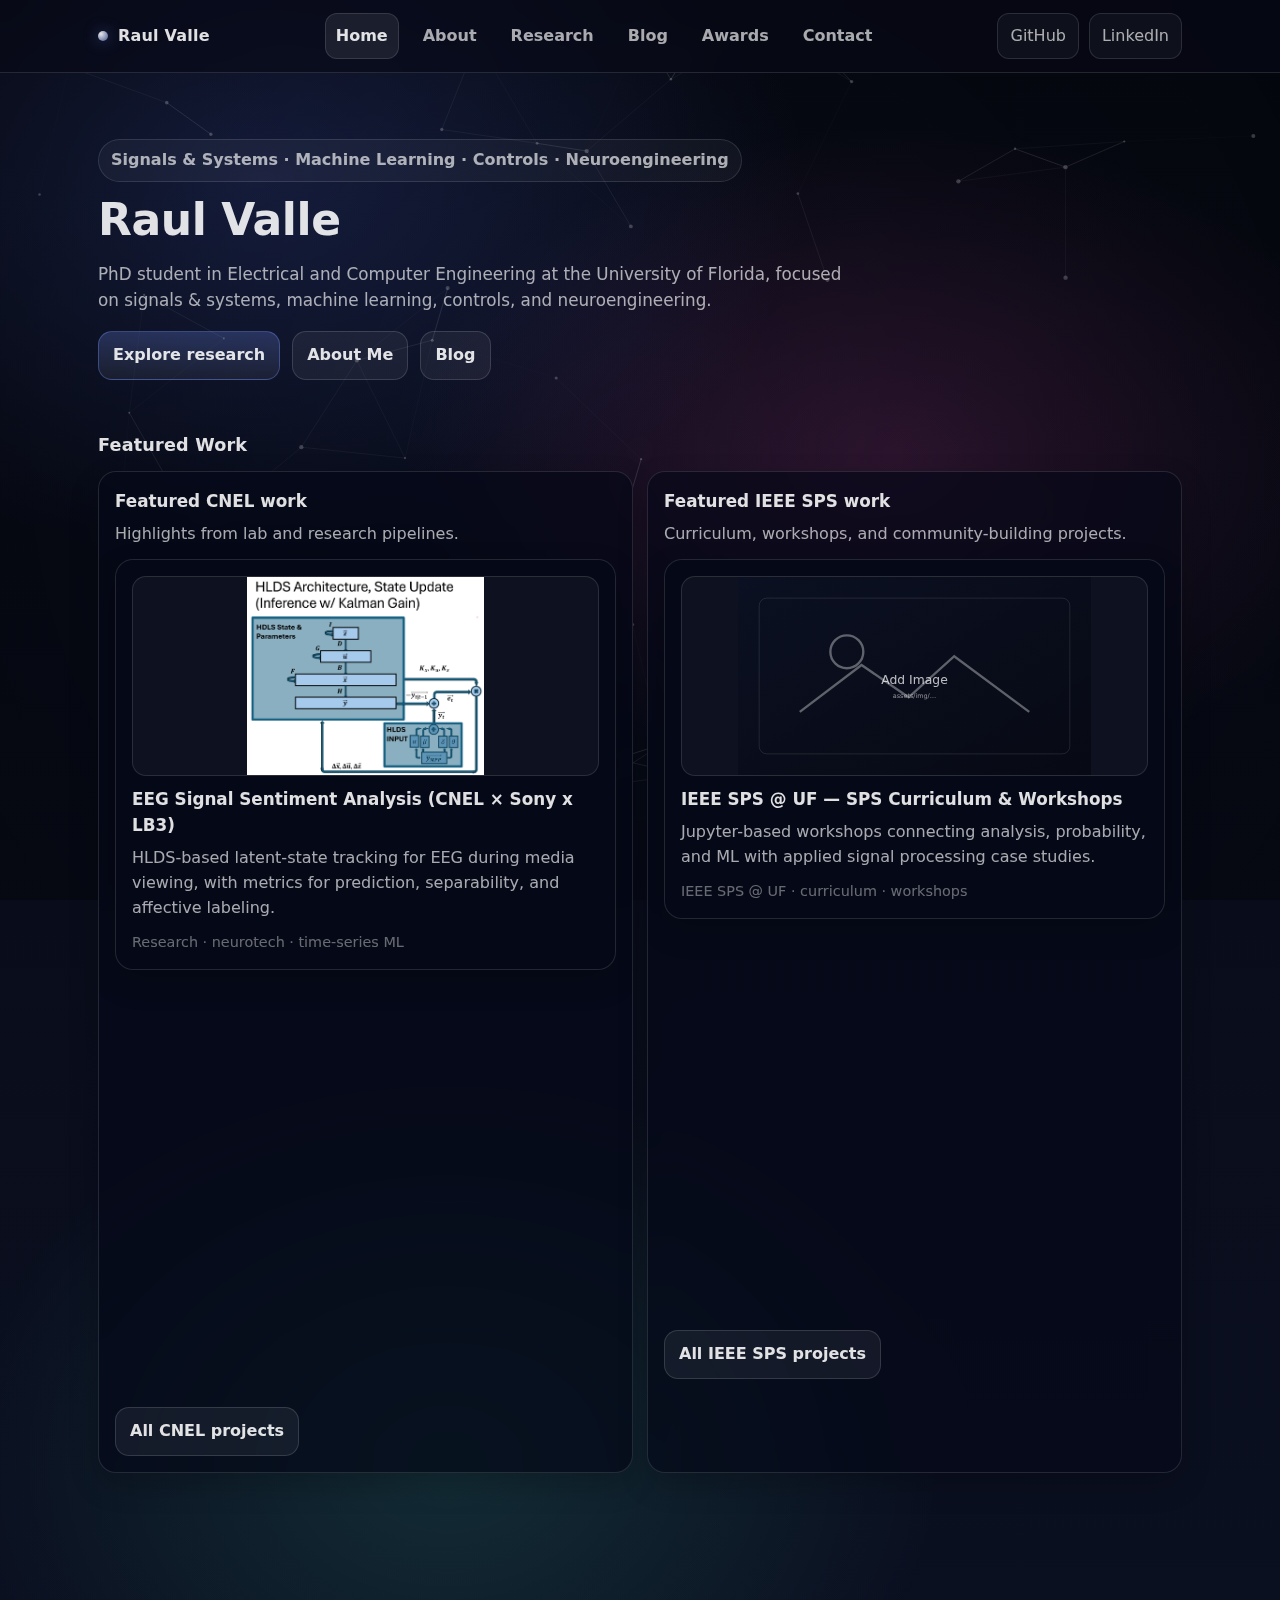
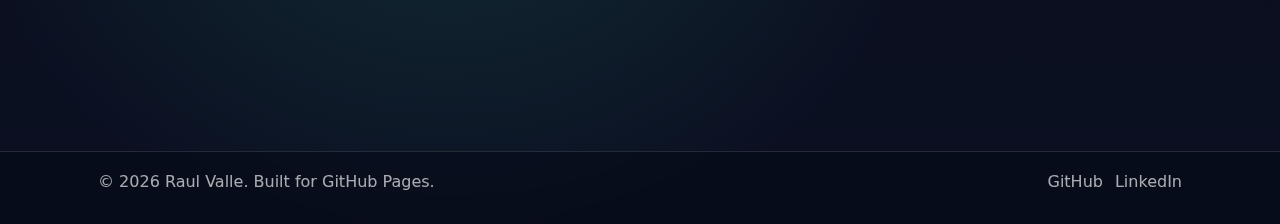
<file: index.html>
<!DOCTYPE html>
<html lang="en">
<head>
  <meta charset="utf-8" />
  <meta name="viewport" content="width=device-width,initial-scale=1" />
  <title>Home · Raul Valle</title>
  <meta name="description" content="Home page." />
  <link rel="stylesheet" href="assets/css/styles.css" />
</head>
<body>
  <canvas id="bg-canvas" aria-hidden="true"></canvas>
  <div id="site-nav"></div>

  <main id="main">
    <div class="container">
      <section class="page-hero reveal">
  <div class="kicker">Signals & Systems · Machine Learning · Controls · Neuroengineering</div>
  <h1 class="h1">Raul Valle</h1>
  <p class="lead">PhD student in Electrical and Computer Engineering at the University of Florida, focused on signals & systems, machine learning, controls, and neuroengineering.</p>
  <div class="cta-row">
    <a class="btn primary" href="research.html">Explore research</a>
    <a class="btn" href="about.html">About Me</a>
    <a class="btn" href="blog.html">Blog</a>
  </div>
</section>

<h2 class="section-title reveal">Featured Work</h2>

<div class="grid two" style="margin-top:12px;">
  <div class="card reveal">
    <h3>Featured CNEL work</h3>
    <p>Highlights from lab and research pipelines.</p>
    <div id="home-featured-cnel" class="grid" style="margin-top:12px;"></div>
    <div class="cta-row" style="margin-top:12px;">
      <a class="btn" href="research-cnel.html">All CNEL projects</a>
    </div>
  </div>

  <div class="card reveal">
    <h3>Featured IEEE SPS work</h3>
    <p>Curriculum, workshops, and community-building projects.</p>
    <div id="home-featured-sps" class="grid" style="margin-top:12px;"></div>
    <div class="cta-row" style="margin-top:12px;">
      <a class="btn" href="research-sps.html">All IEEE SPS projects</a>
    </div>
  </div>
</div>

<h2 class="section-title reveal">Latest writing</h2>
<p class="section-subtitle reveal">Expandable posts (single page).</p>
<div id="home-latest-post" class="grid" style="gap:14px;"></div>
    </div>
  </main>

  <div id="site-footer"></div>

  <script src="assets/js/background.js"></script>
  <script src="assets/js/site.js"></script>
  <script src="assets/js/render.js"></script>
<script>
  // Home: show featured cards (top 3 featured items per list) + latest blog post
  (async () => {
    try {
      SiteRender.renderHomeFeatured({ mountId: 'home-featured-cnel', dataUrl: 'data/cnel_projects.json', limit: 2 });
      SiteRender.renderHomeFeatured({ mountId: 'home-featured-sps', dataUrl: 'data/sps_projects.json', limit: 2 });

      // Render latest blog post only
      const mount = document.getElementById('home-latest-post');
      const res = await fetch('data/blog.json', { cache: 'no-cache' });
      const data = await res.json();
      const items = (data.items || []);
      if (!items.length) return;
      const it = items[0];
      mount.innerHTML = '';
      const d = document.createElement('details');
      d.className = 'post reveal';

      const s = document.createElement('summary');
      const header = document.createElement('div');
      header.className = 'post-header';

      if (it.img) {
        const img = document.createElement('img');
        img.className = 'post-img';
        img.src = it.img;
        img.alt = it.imgAlt || it.title || '';
        img.loading = 'lazy';
        img.decoding = 'async';
        img.addEventListener('error', () => {
          if (img.src && !img.src.includes('assets/img/placeholder.svg')) img.src = 'assets/img/placeholder.svg';
        });
        header.appendChild(img);
      }

      const t = document.createElement('div');
      t.className = 'post-text';
      t.innerHTML = `<div class="post-title">${it.title || 'Untitled'}</div>
                     <div class="post-meta">${(it.date||'')}${it.tag ? ' · ' + it.tag : ''}</div>
                     <div class="post-summary">${it.summary || ''}</div>`;
      header.appendChild(t);
      s.appendChild(header);
      d.appendChild(s);
      const c = document.createElement('div');
      c.className = 'post-content';
      c.textContent = it.content || '';
      d.appendChild(c);
      mount.appendChild(d);
    } catch (e) {
      console.warn(e);
    }
  })();
</script>
</body>
</html>
</file>
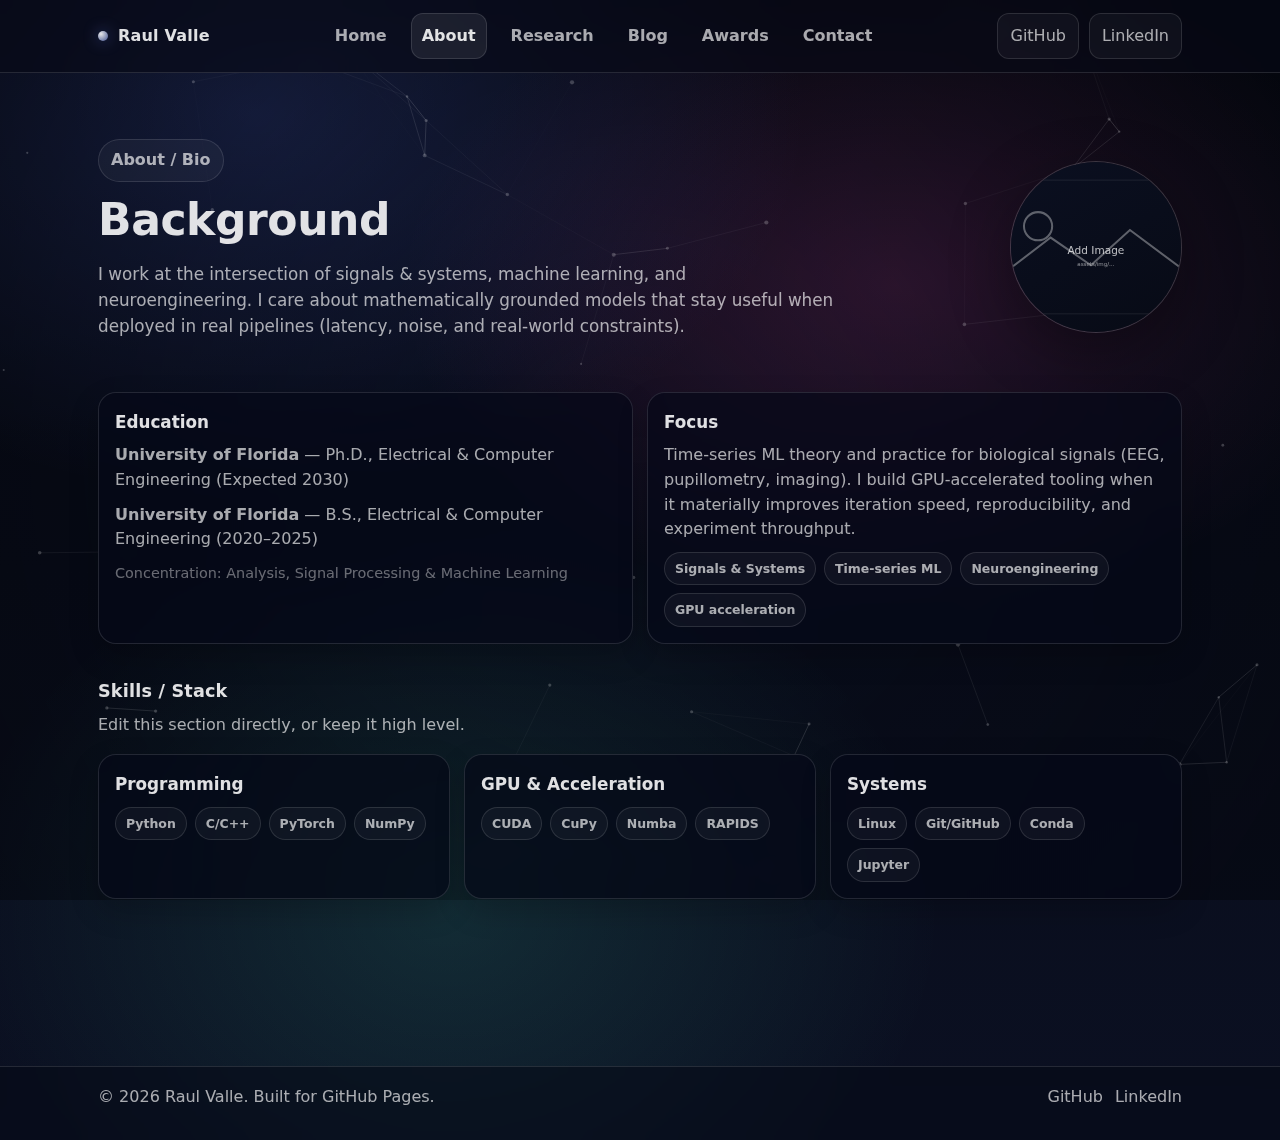
<file: about.html>
<!DOCTYPE html>
<html lang="en">
<head>
  <meta charset="utf-8" />
  <meta name="viewport" content="width=device-width,initial-scale=1" />
  <title>About · Raul Valle</title>
  <meta name="description" content="About and bio." />
  <link rel="stylesheet" href="assets/css/styles.css" />
</head>
<body>
  <canvas id="bg-canvas" aria-hidden="true"></canvas>
  <div id="site-nav"></div>

  <main id="main">
    <div class="container">
      <section class="page-hero hero-split reveal">
  <div>
    <div class="kicker">About / Bio</div>
    <h1 class="h1">Background</h1>
    <p class="lead">I work at the intersection of signals & systems, machine learning, and neuroengineering. I care about mathematically grounded models that stay useful when deployed in real pipelines (latency, noise, and real-world constraints).</p>
  </div>

  <!-- Replace this placeholder with a real headshot (e.g., assets/img/me.jpg). -->
  <img class="portrait" src="assets/img/placeholder.svg" alt="Portrait of Raul Valle" loading="lazy" decoding="async" />
</section>

<div class="grid two" style="margin-top:18px;">
  <article class="card reveal">
    <h3>Education</h3>
    <p><strong>University of Florida</strong> — Ph.D., Electrical & Computer Engineering (Expected 2030)</p>
    <p style="margin-top:10px;"><strong>University of Florida</strong> — B.S., Electrical & Computer Engineering (2020–2025)</p>
    <div class="meta">Concentration: Analysis, Signal Processing & Machine Learning</div>
  </article>

  <article class="card reveal">
    <h3>Focus</h3>
    <p>Time-series ML theory and practice for biological signals (EEG, pupillometry, imaging). I build GPU-accelerated tooling when it materially improves iteration speed, reproducibility, and experiment throughput.</p>
    <div class="pill-row">
      <span class="pill">Signals & Systems</span>
      <span class="pill">Time-series ML</span>
      <span class="pill">Neuroengineering</span>
      <span class="pill">GPU acceleration</span>
    </div>
  </article>
</div>

<h2 class="section-title reveal">Skills / Stack</h2>
<p class="section-subtitle reveal">Edit this section directly, or keep it high level.</p>

<div class="grid three">
  <article class="card reveal">
    <h3>Programming</h3>
    <div class="pill-row">
      <span class="pill">Python</span>
      <span class="pill">C/C++</span>
      <span class="pill">PyTorch</span>
      <span class="pill">NumPy</span>
    </div>
  </article>
  <article class="card reveal">
    <h3>GPU & Acceleration</h3>
    <div class="pill-row">
      <span class="pill">CUDA</span>
      <span class="pill">CuPy</span>
      <span class="pill">Numba</span>
      <span class="pill">RAPIDS</span>
    </div>
  </article>
  <article class="card reveal">
    <h3>Systems</h3>
    <div class="pill-row">
      <span class="pill">Linux</span>
      <span class="pill">Git/GitHub</span>
      <span class="pill">Conda</span>
      <span class="pill">Jupyter</span>
    </div>
  </article>
</div>

<div class="notice reveal" style="margin-top:16px;">
  Tip: if you want this page to be fully data-driven too, I can move Education/Skills into JSON the same way the research and blog pages work.
</div>
    </div>
  </main>

  <div id="site-footer"></div>

  <script src="assets/js/background.js"></script>
  <script src="assets/js/site.js"></script>
  
</body>
</html>
</file>
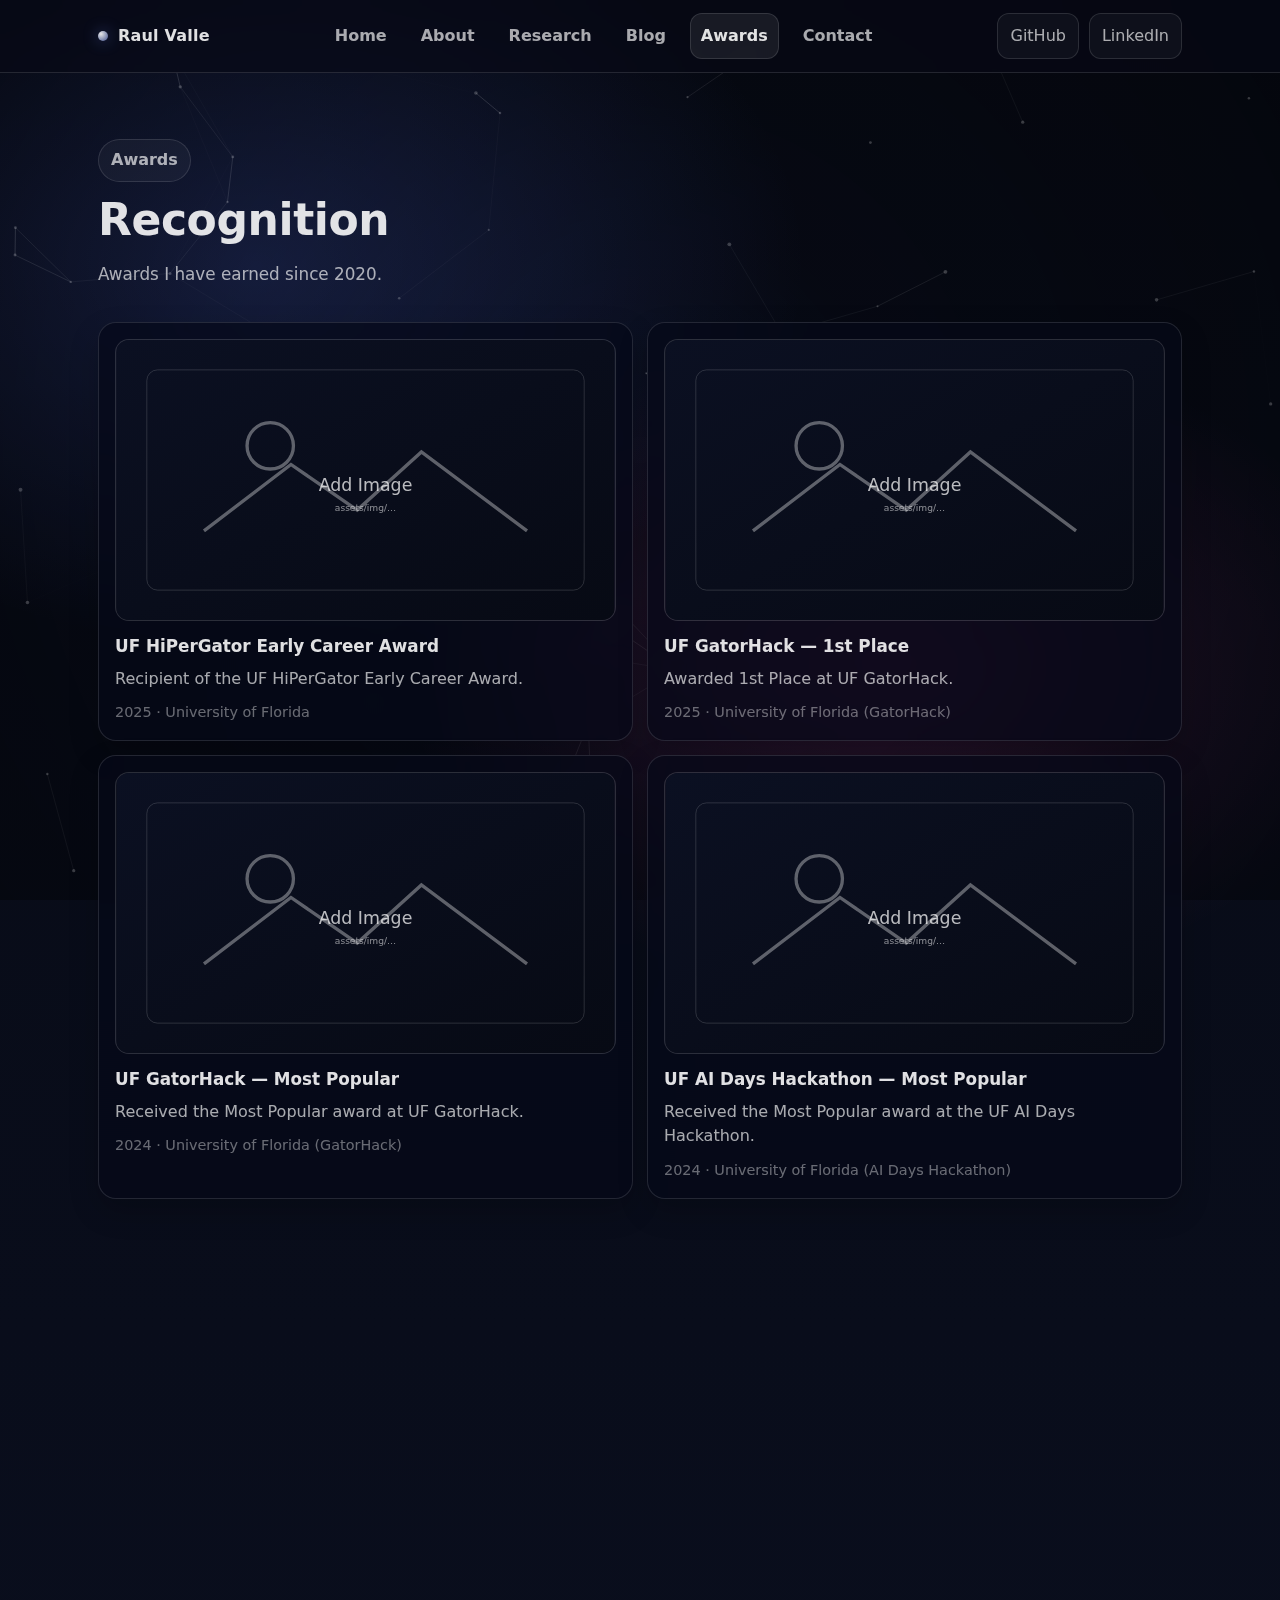
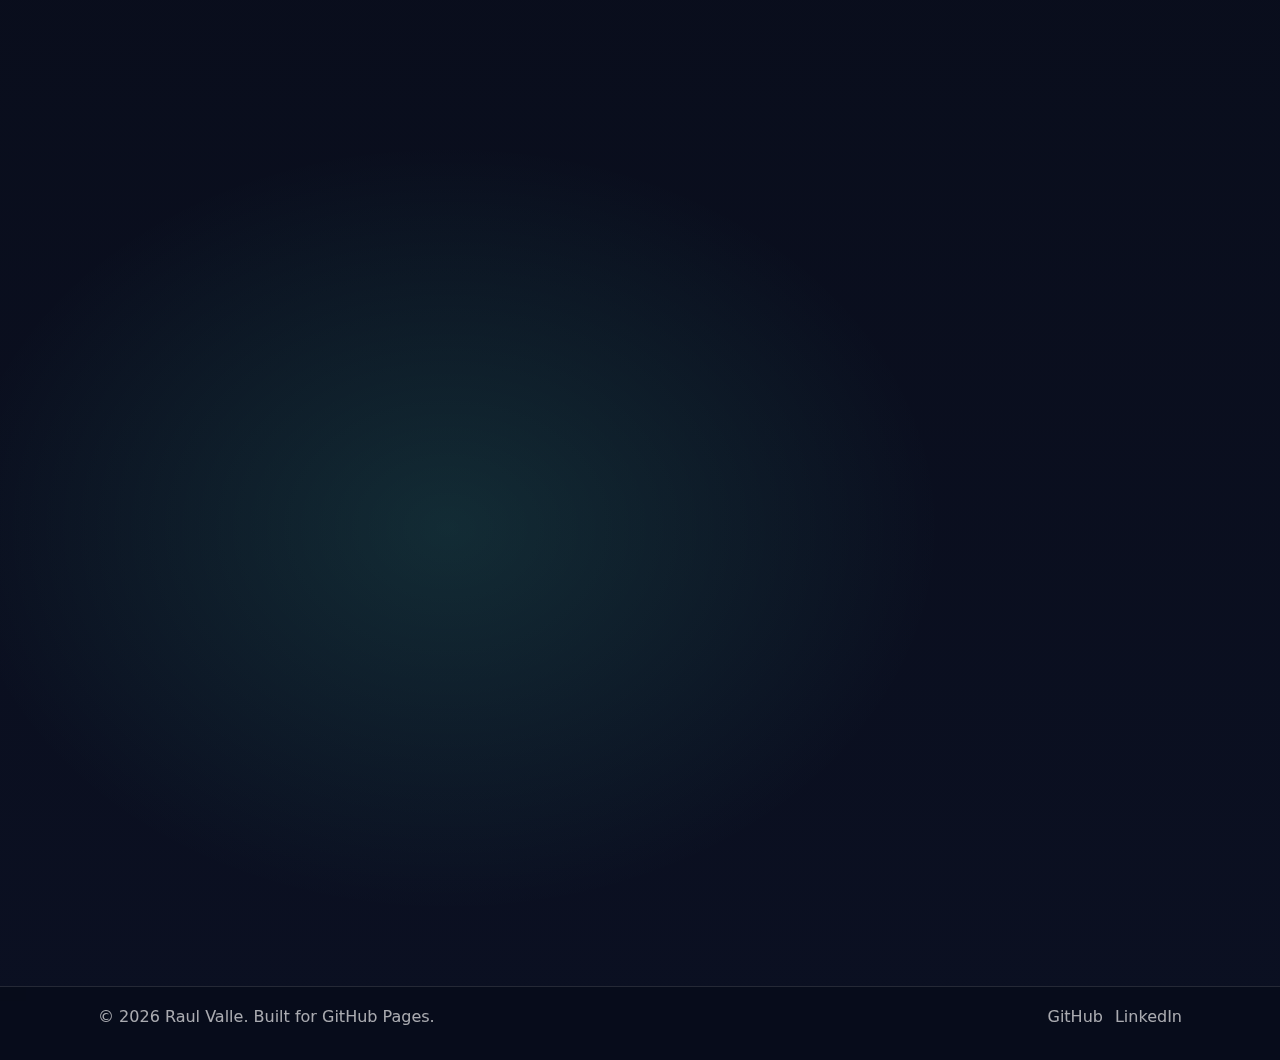
<file: awards.html>
<!DOCTYPE html>
<html lang="en">
<head>
  <meta charset="utf-8" />
  <meta name="viewport" content="width=device-width,initial-scale=1" />
  <title>Awards · Raul Valle</title>
  <meta name="description" content="Awards." />
  <link rel="stylesheet" href="assets/css/styles.css" />
</head>
<body>
  <canvas id="bg-canvas" aria-hidden="true"></canvas>
  <div id="site-nav"></div>

  <main id="main">
    <div class="container">
      <section class="page-hero reveal">
  <div class="kicker">Awards</div>
  <h1 class="h1">Recognition</h1>
  <p class="lead">Awards I have earned since 2020.</p>
</section>

<section>
  <div id="awards-mount" class="grid two" style="gap:14px;"></div>
  <noscript>
    <div class="notice">Enable JavaScript to load awards.</div>
  </noscript>
</section>
    </div>
  </main>

  <div id="site-footer"></div>

  <script src="assets/js/background.js"></script>
  <script src="assets/js/site.js"></script>
  <script src="assets/js/render.js"></script>
<script>
  SiteRender.renderAwards({ mountId: 'awards-mount', dataUrl: 'data/awards.json' });
</script>
</body>
</html>
</file>
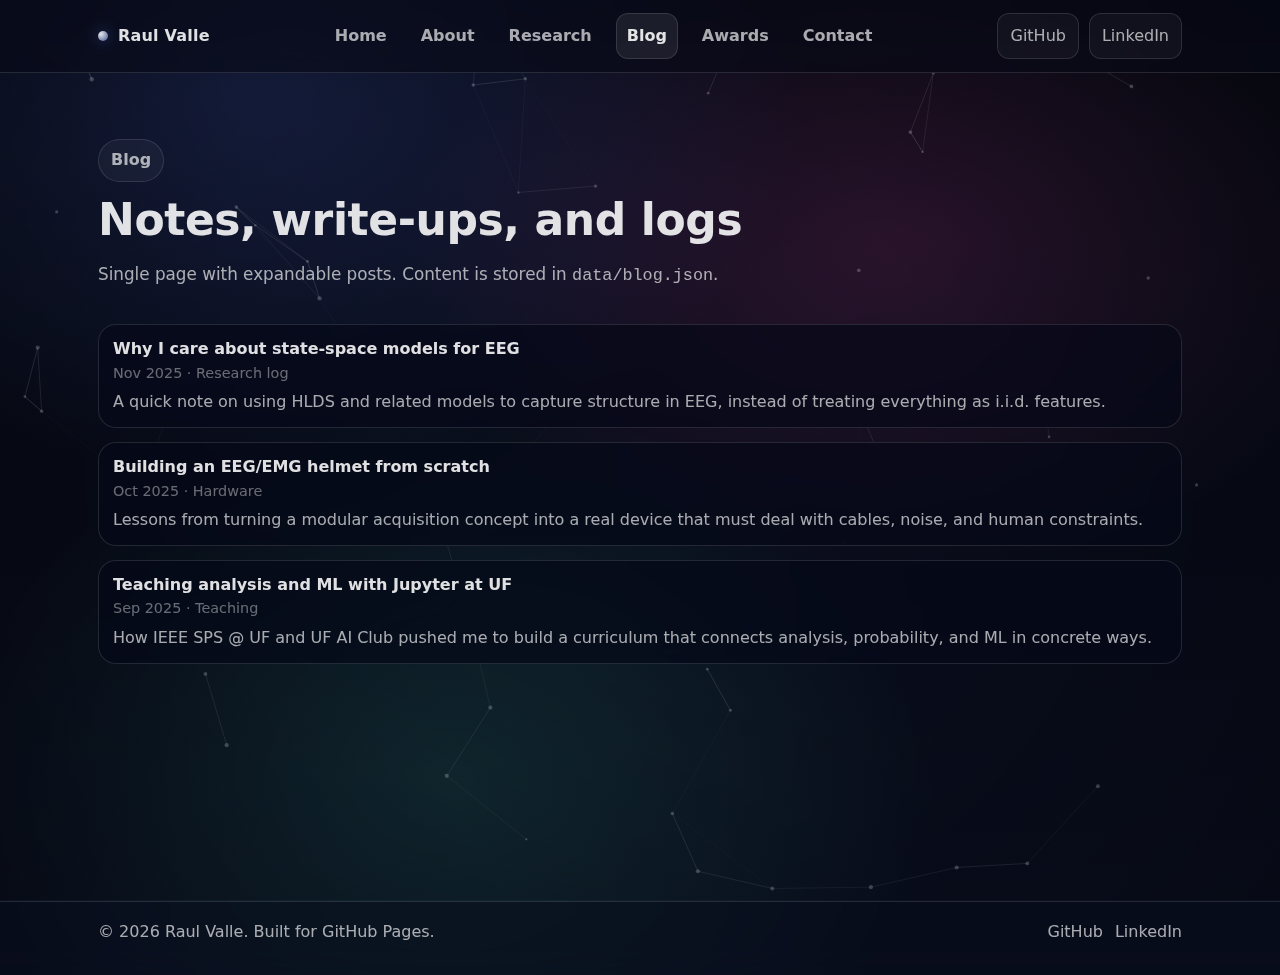
<file: blog.html>
<!DOCTYPE html>
<html lang="en">
<head>
  <meta charset="utf-8" />
  <meta name="viewport" content="width=device-width,initial-scale=1" />
  <title>Blog · Raul Valle</title>
  <meta name="description" content="Blog." />
  <link rel="stylesheet" href="assets/css/styles.css" />
</head>
<body>
  <canvas id="bg-canvas" aria-hidden="true"></canvas>
  <div id="site-nav"></div>

  <main id="main">
    <div class="container">
      <section class="page-hero reveal">
  <div class="kicker">Blog</div>
  <h1 class="h1">Notes, write-ups, and logs</h1>
  <p class="lead">Single page with expandable posts. Content is stored in <code>data/blog.json</code>.</p>
</section>

<section>
  <div id="blog-mount" class="grid" style="gap:14px;"></div>
  <noscript>
    <div class="notice">Enable JavaScript to load the blog posts.</div>
  </noscript>
</section>
    </div>
  </main>

  <div id="site-footer"></div>

  <script src="assets/js/background.js"></script>
  <script src="assets/js/site.js"></script>
  <script src="assets/js/render.js"></script>
<script>
  SiteRender.renderBlog({ mountId: 'blog-mount', dataUrl: 'data/blog.json' });
</script>
</body>
</html>
</file>
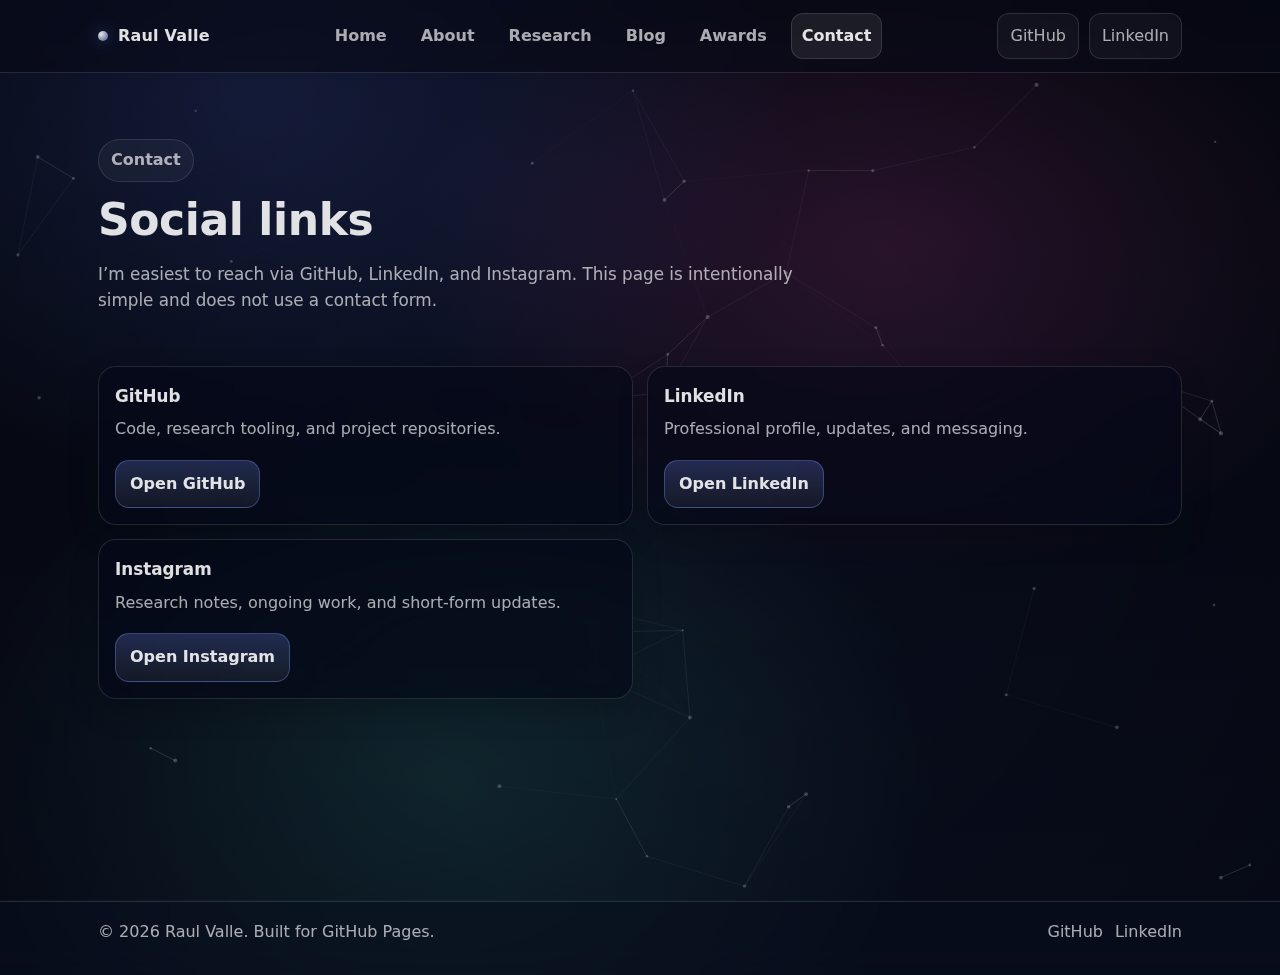
<file: contact.html>
<!DOCTYPE html>
<html lang="en">
<head>
  <meta charset="utf-8" />
  <meta name="viewport" content="width=device-width,initial-scale=1" />
  <title>Contact · Raul Valle</title>
  <meta name="description" content="Contact." />
  <link rel="stylesheet" href="assets/css/styles.css" />
</head>
<body>
  <canvas id="bg-canvas" aria-hidden="true"></canvas>
  <div id="site-nav"></div>

  <main id="main">
    <div class="container">
      <section class="page-hero reveal">
  <div class="kicker">Contact</div>
  <h1 class="h1">Social links</h1>
  <p class="lead">I’m easiest to reach via GitHub, LinkedIn, and Instagram. This page is intentionally simple and does not use a contact form.</p>
</section>

<div class="grid two" style="margin-top:18px;">
  <article class="card reveal">
    <h3>GitHub</h3>
    <p>Code, research tooling, and project repositories.</p>
    <div class="cta-row">
      <a class="btn primary" href="https://github.com/Jibby2k1" target="_blank" rel="noreferrer">Open GitHub</a>
    </div>
  </article>

  <article class="card reveal">
    <h3>LinkedIn</h3>
    <p>Professional profile, updates, and messaging.</p>
    <div class="cta-row">
      <a class="btn primary" href="https://www.linkedin.com/in/raul-valle1/" target="_blank" rel="noreferrer">Open LinkedIn</a>
    </div>
  </article>

  <article class="card reveal">
    <h3>Instagram</h3>
    <p>Research notes, ongoing work, and short-form updates.</p>
    <div class="cta-row">
      <a class="btn primary" href="https://www.instagram.com/raul.research/" target="_blank" rel="noreferrer">Open Instagram</a>
    </div>
  </article>
</div>
    </div>
  </main>

  <div id="site-footer"></div>

  <script src="assets/js/background.js"></script>
  <script src="assets/js/site.js"></script>
  
</body>
</html>
</file>
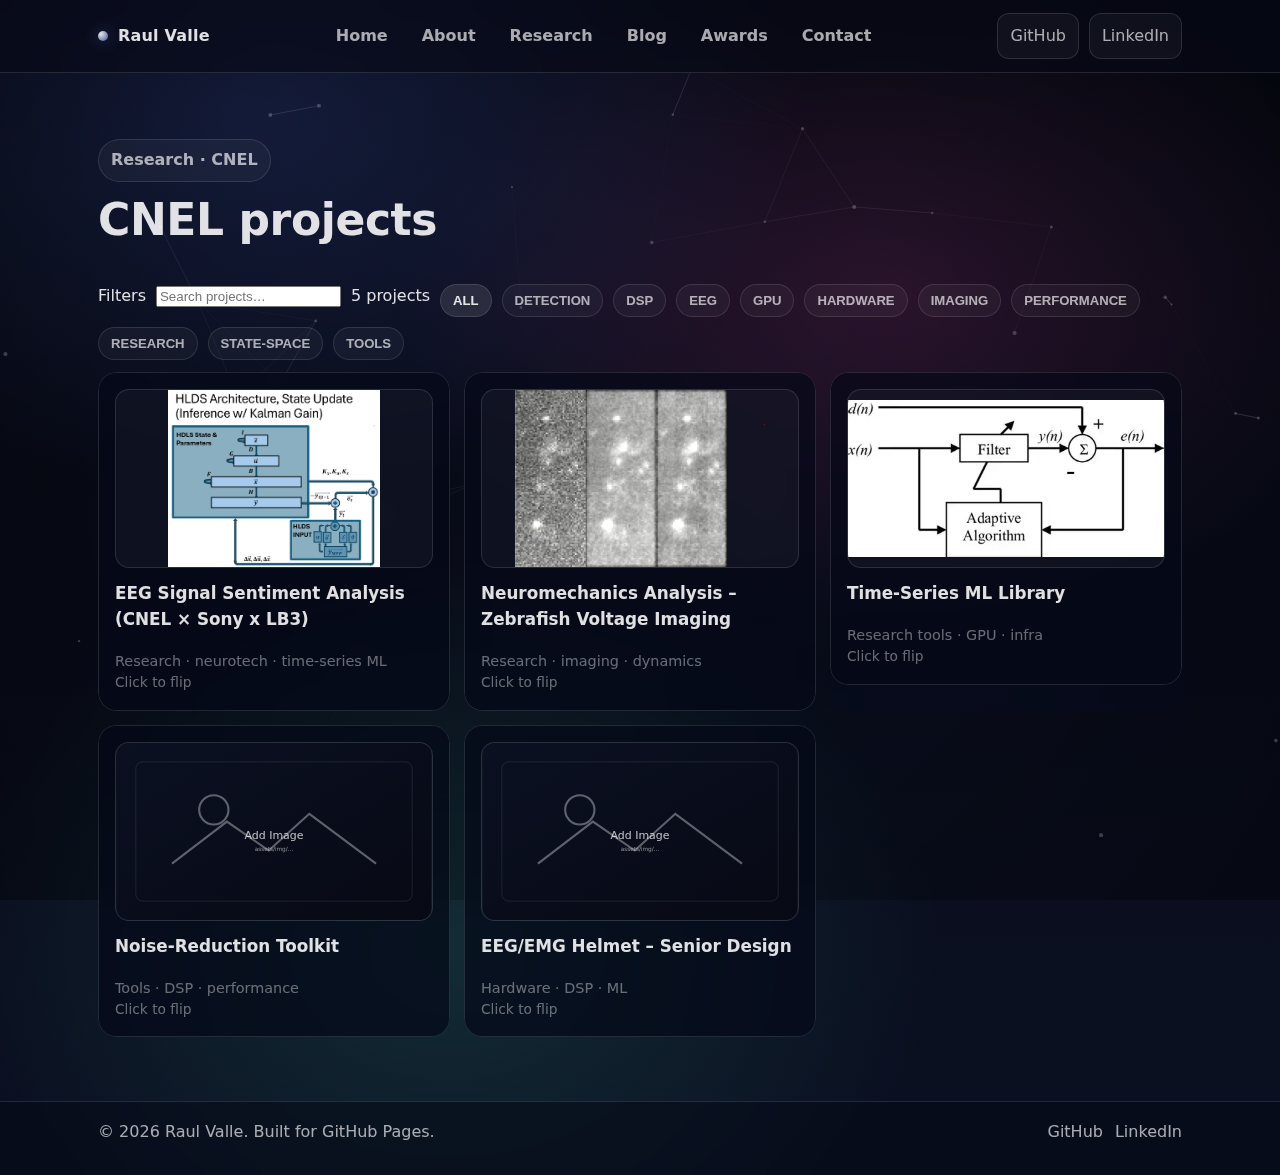
<file: research-cnel.html>
<!DOCTYPE html>
<html lang="en">
<head>
  <meta charset="utf-8" />
  <meta name="viewport" content="width=device-width,initial-scale=1" />
  <title>CNEL Projects · Raul Valle</title>
  <meta name="description" content="CNEL projects." />
  <link rel="stylesheet" href="assets/css/styles.css" />
</head>
<body>
  <canvas id="bg-canvas" aria-hidden="true"></canvas>
  <div id="site-nav"></div>

  <main id="main">
    <div class="container">
      <section class="page-hero reveal">
  <div class="kicker">Research · CNEL</div>
  <h1 class="h1">CNEL projects</h1>
</section>

<section id="cnel-projects" class="reveal">
  <div class="filters" data-project-filters></div>
  <div class="project-grid" data-project-grid></div>
  <noscript>
    <div class="notice">Enable JavaScript to load the project list.</div>
  </noscript>
</section>
    </div>
  </main>

  <div id="site-footer"></div>

  <script src="assets/js/background.js"></script>
  <script src="assets/js/site.js"></script>
  <script src="assets/js/render.js"></script>
<script>
  SiteRender.renderProjects({ mountId: 'cnel-projects', dataUrl: 'data/cnel_projects.json', defaultFilter: 'all' });
</script>
</body>
</html>
</file>
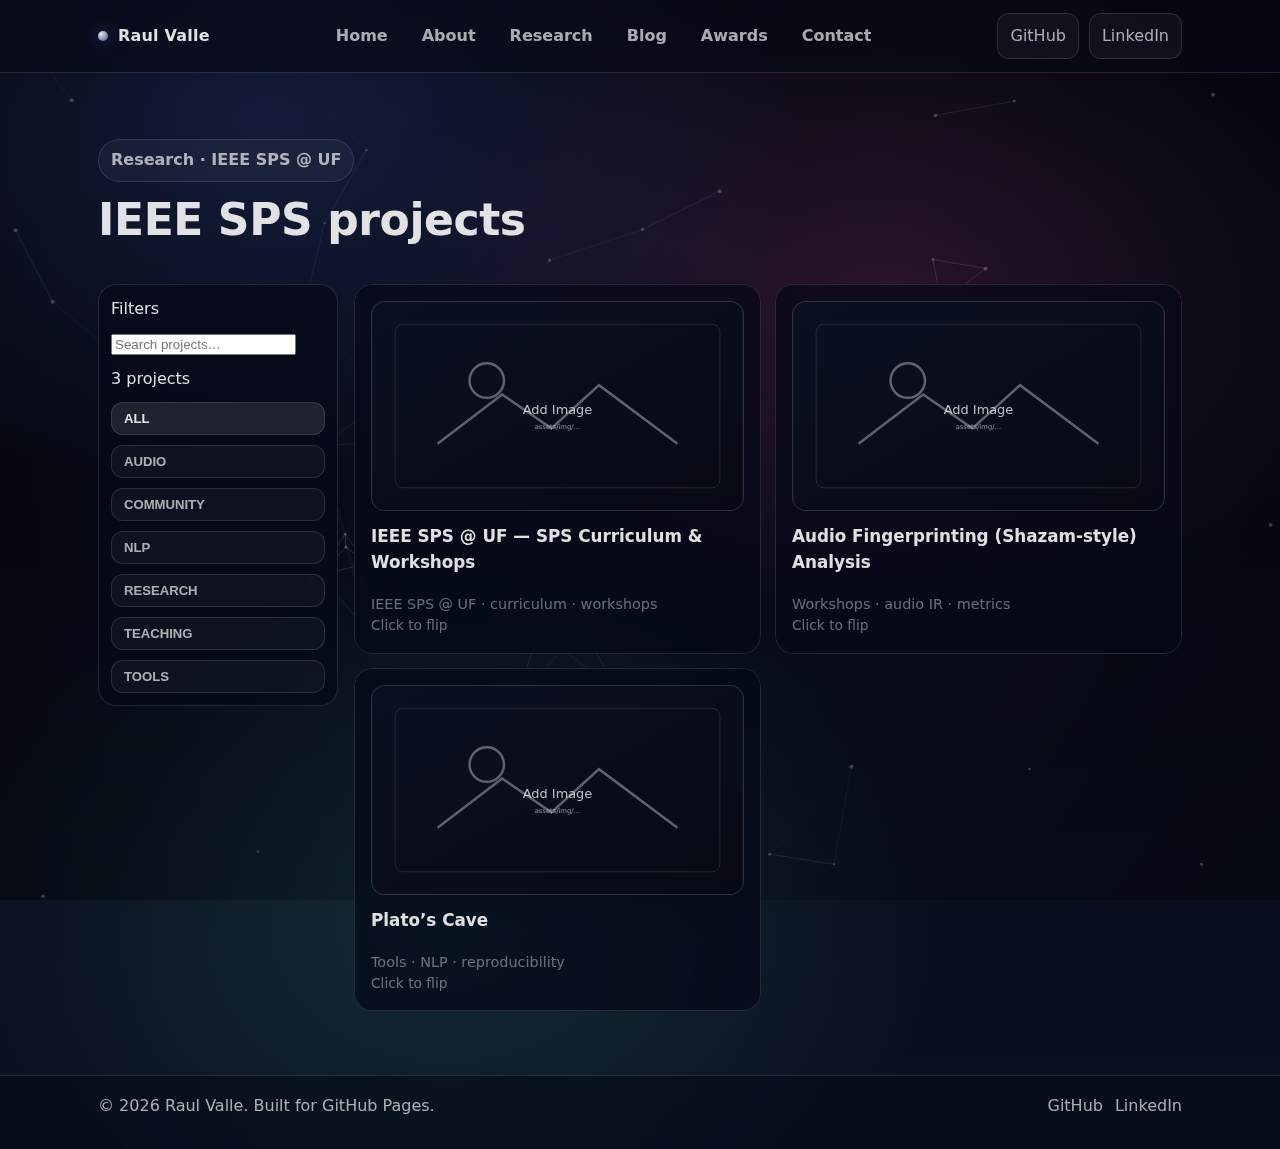
<file: research-sps.html>
<!DOCTYPE html>
<html lang="en">
<head>
  <meta charset="utf-8" />
  <meta name="viewport" content="width=device-width,initial-scale=1" />
  <title>IEEE SPS Projects · Raul Valle</title>
  <meta name="description" content="IEEE SPS projects." />
  <link rel="stylesheet" href="assets/css/styles.css" />
</head>
<body>
  <canvas id="bg-canvas" aria-hidden="true"></canvas>
  <div id="site-nav"></div>

  <main id="main">
    <div class="container">
      <section class="page-hero reveal">
  <div class="kicker">Research · IEEE SPS @ UF</div>
  <h1 class="h1">IEEE SPS projects</h1>
</section>

<section id="sps-projects" class="reveal project-layout">
  <aside class="filters" data-project-filters></aside>
  <div class="project-grid" data-project-grid></div>
  <noscript>
    <div class="notice">Enable JavaScript to load the project list.</div>
  </noscript>
</section>
    </div>
  </main>

  <div id="site-footer"></div>

  <script src="assets/js/background.js"></script>
  <script src="assets/js/site.js"></script>
  <script src="assets/js/render.js"></script>
<script>
  SiteRender.renderProjects({ mountId: 'sps-projects', dataUrl: 'data/sps_projects.json', defaultFilter: 'all' });
</script>
</body>
</html>
</file>
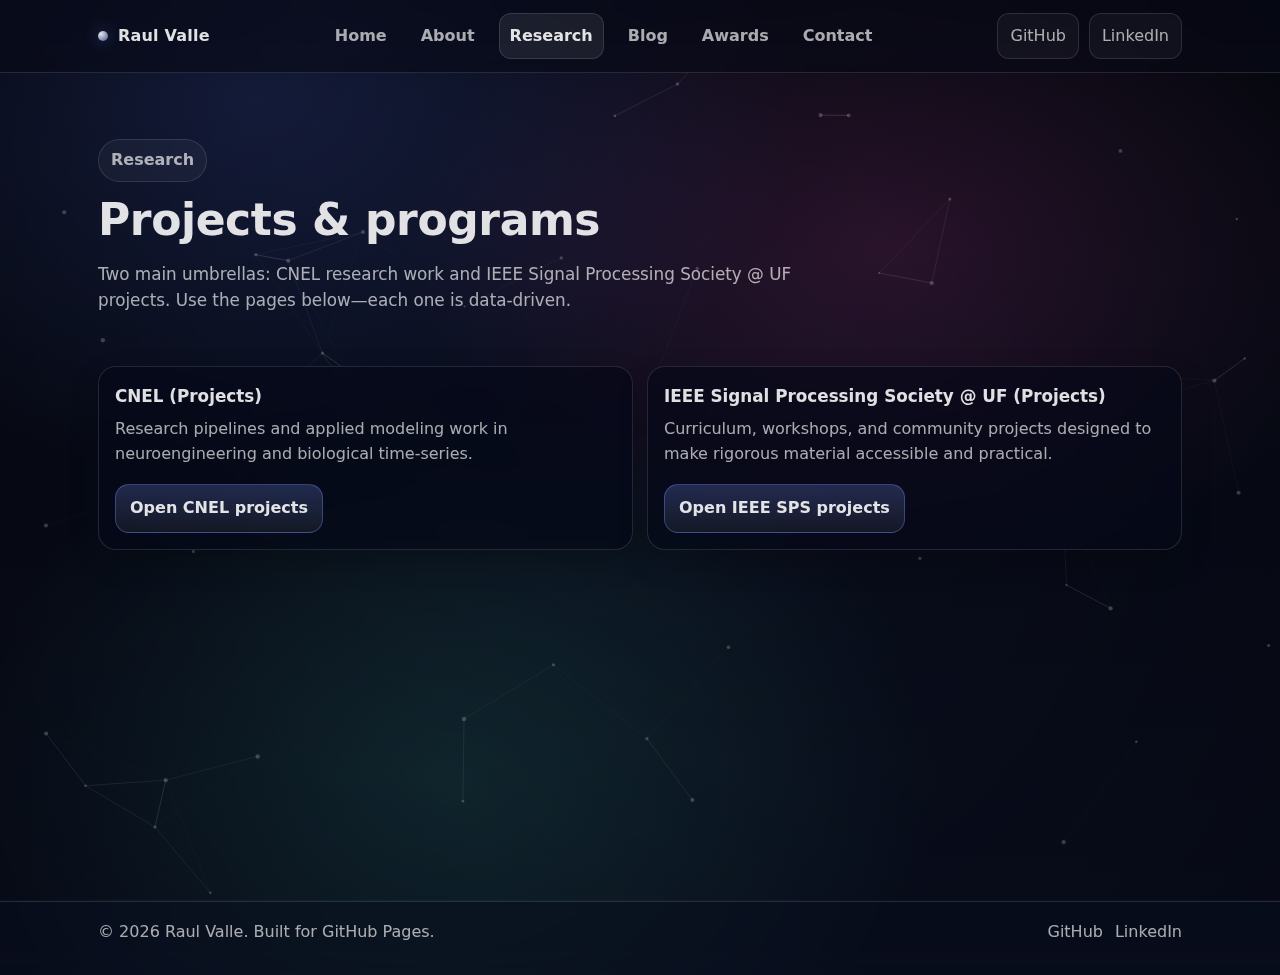
<file: research.html>
<!DOCTYPE html>
<html lang="en">
<head>
  <meta charset="utf-8" />
  <meta name="viewport" content="width=device-width,initial-scale=1" />
  <title>Research · Raul Valle</title>
  <meta name="description" content="Research overview." />
  <link rel="stylesheet" href="assets/css/styles.css" />
</head>
<body>
  <canvas id="bg-canvas" aria-hidden="true"></canvas>
  <div id="site-nav"></div>

  <main id="main">
    <div class="container">
      <section class="page-hero reveal">
  <div class="kicker">Research</div>
  <h1 class="h1">Projects & programs</h1>
  <p class="lead">Two main umbrellas: CNEL research work and IEEE Signal Processing Society @ UF projects. Use the pages below—each one is data-driven.</p>
</section>

<div class="grid two" style="margin-top:18px;">
  <article class="card reveal">
    <h3>CNEL (Projects)</h3>
    <p>Research pipelines and applied modeling work in neuroengineering and biological time-series.</p>
    <div class="cta-row">
      <a class="btn primary" href="research-cnel.html">Open CNEL projects</a>
    </div>
  </article>

  <article class="card reveal">
    <h3>IEEE Signal Processing Society @ UF (Projects)</h3>
    <p>Curriculum, workshops, and community projects designed to make rigorous material accessible and practical.</p>
    <div class="cta-row">
      <a class="btn primary" href="research-sps.html">Open IEEE SPS projects</a>
    </div>
  </article>
</div>
    </div>
  </main>

  <div id="site-footer"></div>

  <script src="assets/js/background.js"></script>
  <script src="assets/js/site.js"></script>
  
</body>
</html>
</file>
<file: assets/css/styles.css>
:root{
  --bg0: #070A14;
  --bg1: #0B1022;
  --panel: rgba(255,255,255,0.06);
  --panel-2: rgba(255,255,255,0.10);
  --text: rgba(255,255,255,0.88);
  --muted: rgba(255,255,255,0.66);
  --faint: rgba(255,255,255,0.40);
  --border: rgba(255,255,255,0.12);
  --shadow: 0 18px 60px rgba(0,0,0,0.55);
  --radius: 18px;
  --maxw: 1120px;
  --navh: 72px;
}

*{ box-sizing:border-box; }
html{ scroll-behavior:smooth; }
body{
  margin:0;
  color:var(--text);
  background: radial-gradient(1000px 700px at 20% 10%, rgba(90,120,255,0.22), transparent 55%),
              radial-gradient(900px 600px at 70% 25%, rgba(255,80,190,0.16), transparent 55%),
              radial-gradient(900px 700px at 35% 80%, rgba(80,255,210,0.12), transparent 55%),
              linear-gradient(180deg, var(--bg0), var(--bg1));
  font-family: ui-sans-serif, system-ui, -apple-system, Segoe UI, Roboto, Helvetica, Arial, "Apple Color Emoji","Segoe UI Emoji";
  line-height:1.55;
  overflow-x:hidden;
}

a{ color:inherit; text-decoration:none; }
a:hover{ text-decoration:underline; }
small{ color:var(--muted); }

/* Global media defaults: prevent images from overflowing and preserve aspect ratios */
img{ max-width:100%; height:auto; display:block; }
svg{ max-width:100%; height:auto; }


#bg-canvas{
  position:fixed;
  inset:0;
  z-index:-1;
  width:100%;
  height:100%;
  pointer-events:none;
  opacity:0.95;
}

.container{
  max-width:var(--maxw);
  margin:0 auto;
  padding: 0 18px;
}

.skip-link{
  position:absolute;
  left:-999px;
  top:auto;
  width:1px;
  height:1px;
  overflow:hidden;
}
.skip-link:focus{
  left:18px;
  top:18px;
  width:auto;
  height:auto;
  padding:10px 12px;
  background:rgba(0,0,0,0.8);
  border:1px solid var(--border);
  border-radius:12px;
  z-index:9999;
}

.site-header{
  position:sticky;
  top:0;
  z-index:1000;
  backdrop-filter: blur(12px);
  background: rgba(6, 9, 22, 0.60);
  border-bottom:1px solid var(--border);
}
.navbar{
  height:var(--navh);
  display:flex;
  align-items:center;
  justify-content:space-between;
  gap:16px;
}
.brand{
  display:flex;
  align-items:center;
  gap:10px;
  font-weight:700;
  letter-spacing:0.2px;
}
.brand .dot{
  width:10px;height:10px;border-radius:999px;
  background: radial-gradient(circle at 30% 30%, rgba(255,255,255,0.9), rgba(120,150,255,0.5));
  box-shadow: 0 0 16px rgba(120,150,255,0.45);
}

.navlinks{
  display:flex;
  align-items:center;
  gap:14px;
}
.navlinks a{
  padding:10px 10px;
  border-radius:12px;
  color:var(--muted);
  font-weight:600;
}
.navlinks a.active{
  color:var(--text);
  background: rgba(255,255,255,0.08);
  border: 1px solid rgba(255,255,255,0.12);
}
.navlinks a:hover{
  background: rgba(255,255,255,0.06);
  text-decoration:none;
}

.nav-right{
  display:flex;
  align-items:center;
  gap:10px;
}
.icon-link{
  display:inline-flex;
  align-items:center;
  gap:8px;
  padding:10px 12px;
  border:1px solid rgba(255,255,255,0.12);
  border-radius: 12px;
  background: rgba(255,255,255,0.04);
  color:var(--muted);
}
.icon-link:hover{ text-decoration:none; background: rgba(255,255,255,0.07); color:var(--text); }

.burger{
  display:none;
  width:44px;height:44px;
  border-radius:12px;
  border:1px solid rgba(255,255,255,0.12);
  background: rgba(255,255,255,0.04);
  color:var(--text);
}
.burger:hover{ background: rgba(255,255,255,0.07); }

@media (max-width: 860px){
  .burger{ display:inline-flex; align-items:center; justify-content:center; }
  .navlinks{
    display:none;
    position:absolute;
    top: calc(var(--navh) + 8px);
    right: 18px;
    flex-direction:column;
    width: min(320px, calc(100vw - 36px));
    background: rgba(6, 9, 22, 0.92);
    border: 1px solid var(--border);
    border-radius: 16px;
    padding: 10px;
    box-shadow: var(--shadow);
  }
  .navlinks.open{ display:flex; }
  .navlinks a{ width:100%; }
}

main{
  padding: 28px 0 64px;
  min-height: calc(100vh - var(--navh));
}

.page-hero{
  margin-top: 10px;
  padding: 28px 0 18px;
}
.kicker{
  display:inline-flex;
  align-items:center;
  gap:10px;
  padding: 8px 12px;
  border: 1px solid var(--border);
  border-radius: 999px;
  background: rgba(255,255,255,0.04);
  color: var(--muted);
  font-weight:600;
}
.h1{
  font-size: clamp(30px, 4vw, 44px);
  line-height:1.1;
  margin: 14px 0 10px;
  letter-spacing:-0.4px;
}
.lead{
  color: var(--muted);
  max-width: 70ch;
  font-size: 1.05rem;
}

.cta-row{
  display:flex;
  flex-wrap:wrap;
  gap:12px;
  margin-top: 18px;
}
.btn{
  display:inline-flex;
  align-items:center;
  justify-content:center;
  padding: 11px 14px;
  border-radius: 14px;
  font-weight:700;
  border: 1px solid rgba(255,255,255,0.14);
  background: rgba(255,255,255,0.06);
  color: var(--text);
}
.btn.primary{
  background: linear-gradient(180deg, rgba(120,150,255,0.24), rgba(255,255,255,0.06));
  border-color: rgba(120,150,255,0.35);
}
.btn:hover{ text-decoration:none; background: rgba(255,255,255,0.09); }
.btn.primary:hover{ background: linear-gradient(180deg, rgba(120,150,255,0.30), rgba(255,255,255,0.08)); }

.btn.small{
  padding: 8px 10px;
  border-radius: 12px;
  font-size: 0.92rem;
}


.grid{
  display:grid;
  gap:14px;
}
.grid.two{ grid-template-columns: 1fr 1fr; }
.grid.three{ grid-template-columns: repeat(3, 1fr); }
@media (max-width: 920px){ .grid.three{ grid-template-columns: 1fr; } }
@media (max-width: 860px){ .grid.two{ grid-template-columns: 1fr; } }

.card{
  padding: 16px 16px;
  border-radius: var(--radius);
  border: 1px solid var(--border);
  background: rgba(6, 9, 22, 0.72);
  backdrop-filter: blur(12px) saturate(130%);
  -webkit-backdrop-filter: blur(12px) saturate(130%);
  box-shadow: 0 12px 30px rgba(0,0,0,0.20);
  min-width: 0; /* allow cards to shrink inside grids without overflowing */
}
.card h3{ margin:0 0 8px; font-size: 1.05rem; }
.card p{ margin: 8px 0 0; color: var(--muted); }

.section-title{
  margin: 34px 0 12px;
  font-size: 1.1rem;
  color: var(--text);
  letter-spacing: 0.2px;
}
.section-subtitle{
  margin: -4px 0 16px;
  color: var(--muted);
}

.pill-row{ display:flex; gap:8px; flex-wrap:wrap; margin-top:10px; min-width:0; max-width:100%; }
.pill{
  padding: 6px 10px;
  border-radius: 999px;
  border: 1px solid rgba(255,255,255,0.12);
  background: rgba(255,255,255,0.04);
  color: var(--muted);
  font-weight:700;
  font-size: 0.78rem;
}

.meta{
  margin-top: 10px;
  font-size: 0.9rem;
  color: var(--faint);
}

.filters{
  display:flex;
  flex-wrap:wrap;
  gap:10px;
  margin: 12px 0 12px;
}
.filter-btn{
  padding: 8px 12px;
  border-radius: 999px;
  border: 1px solid rgba(255,255,255,0.12);
  background: rgba(255,255,255,0.04);
  color: var(--muted);
  font-weight:800;
  font-size: 0.82rem;
  cursor:pointer;
}
.filter-btn.active{
  background: rgba(255,255,255,0.10);
  color: var(--text);
}

.project-grid{
  display:grid;
  /* Responsive by construction: cards wrap as space allows (no brittle breakpoints). */
  grid-template-columns: repeat(auto-fit, minmax(280px, 1fr));
  gap: 14px;
}

/* Project directory layout: sidebar filters on desktop */
.project-layout{
  display:grid;
  grid-template-columns: 240px 1fr;
  gap: 16px;
  align-items:start;
}

.project-layout .filters{
  margin: 12px 0 0;
  padding: 12px;
  border-radius: var(--radius);
  border: 1px solid var(--border);
  background: rgba(6, 9, 22, 0.72);
  backdrop-filter: blur(12px) saturate(130%);
  -webkit-backdrop-filter: blur(12px) saturate(130%);
  position: sticky;
  top: calc(var(--navh) + 14px);
  max-height: calc(100vh - var(--navh) - 28px);
  overflow:auto;
  display:flex;
  flex-direction:column;
  gap:10px;
}

.project-layout .filter-btn{
  width:100%;
  text-align:left;
  border-radius: 12px;
}

.project-layout .project-grid{
  margin-top: 12px;
}

@media (max-width: 920px){
  .project-layout{ grid-template-columns: 1fr; }
  .project-layout .filters{
    position: static;
    max-height: none;
    overflow: visible;
    flex-direction: row;
    flex-wrap: wrap;
    gap:10px;
    margin: 12px 0 12px;
  }
  .project-layout .filter-btn{
    width: auto;
    text-align:center;
    border-radius: 999px;
  }
  .project-layout .project-grid{ margin-top: 0; }
}
/* Breakpoints no longer needed because auto-fit handles it. */

/* Prevent grid items from forcing overflow on narrow viewports (CSS grid min-width:auto behavior). */
.project-grid > *{ min-width: 0; }

details.post{
  border: 1px solid var(--border);
  border-radius: var(--radius);
  background: rgba(6, 9, 22, 0.72);
  backdrop-filter: blur(12px) saturate(130%);
  -webkit-backdrop-filter: blur(12px) saturate(130%);
  padding: 12px 14px;
}
details.post summary{
  cursor:pointer;
  list-style:none;
  display:flex;
  flex-direction:column;
  gap:6px;
}
details.post summary::-webkit-details-marker{ display:none; }
.post-title{ font-weight:800; }
.post-meta{ color:var(--faint); font-size:0.9rem; }
.post-summary{ color:var(--muted); margin-top:6px; }
.post-content{ margin-top: 10px; color: var(--muted); }

.footer{
  border-top: 1px solid var(--border);
  background: rgba(6, 9, 22, 0.55);
  padding: 18px 0 30px;
  color: var(--muted);
  backdrop-filter: blur(10px);
}
.footer-row{
  display:flex;
  align-items:center;
  justify-content:space-between;
  gap: 12px;
  flex-wrap:wrap;
}
.footer a{ color: var(--muted); }
.footer a:hover{ color: var(--text); text-decoration: none; }

.reveal{
  opacity:0;
  transform: translateY(12px);
  transition: opacity 650ms ease, transform 650ms ease;
}
.reveal.visible{
  opacity:1;
  transform: translateY(0);
}

.notice{
  margin: 12px 0;
  padding: 12px 14px;
  border: 1px solid rgba(255,255,255,0.14);
  border-radius: 14px;
  background: rgba(255,255,255,0.05);
  color: var(--muted);
}



/* ----------------------------- */
/* Project detail pages          */
/* ----------------------------- */

.breadcrumbs{
  margin-top: 8px;
  color: var(--faint);
  font-size: 0.92rem;
}

.project-hero-img{
  max-width: 520px;
}

.project-detail{
  display: grid;
  grid-template-columns: 1.35fr 0.65fr;
  gap: 16px;
  margin-top: 14px;
}

.project-detail .project-main,
.project-detail .project-side{
  display: flex;
  flex-direction: column;
  gap: 14px;
  min-width: 0;
}

.project-section-title{
  margin: 0 0 10px;
  font-size: 1.05rem;
}

.kv{ display:flex; flex-direction:column; gap: 8px; }
.kv-row{ display:flex; gap: 10px; align-items: baseline; flex-wrap: wrap; }
.kv-key{ min-width: 110px; color: var(--faint); font-weight: 900; }
.kv-val{ color: var(--muted); }

.project-detail .stack{
  margin: 10px 0 0;
  color: var(--muted);
}

.project-detail ul{
  margin: 10px 0 0;
  padding-left: 18px;
  color: var(--muted);
}

.project-detail li{
  margin: 6px 0;
}

.project-detail .glossary{
  display: flex;
  flex-direction: column;
  gap: 10px;
  margin-top: 10px;
}

.project-detail .glossary dt{
  font-weight: 900;
}

.project-detail .glossary dd{
  margin: 4px 0 0;
  color: var(--muted);
}

@media (max-width: 920px){
  .project-detail{ grid-template-columns: 1fr; }
  .project-hero-img{ max-width: 100%; }
}




/* ----------------------------- */
/* Images (cards, posts, about)  */
/* ----------------------------- */

.card-img{
  width: 100%;
  display:block;
  aspect-ratio: 16 / 9;
  object-fit: contain;
  object-position: center;
  border-radius: 14px;
  border: 1px solid rgba(255,255,255,0.12);
  background: rgba(255,255,255,0.04);
  margin: 0 0 12px;
}

.card-img.compact{
  aspect-ratio: 21 / 9;
  margin-bottom: 10px;
}

/* Fit variants for card media */
.card-img.fit-cover{ object-fit: cover; }
.card-img.fit-contain{ object-fit: contain; }


.page-hero.hero-split{
  display:grid;
  grid-template-columns: 1fr auto;
  gap: 18px;
  align-items:center;
}

@media (max-width: 860px){
  .page-hero.hero-split{ grid-template-columns: 1fr; }
}

.portrait{
  width: 172px;
  height: 172px;
  border-radius: 999px;
  object-fit: cover;
  border: 1px solid rgba(255,255,255,0.14);
  background: rgba(255,255,255,0.04);
  box-shadow: 0 18px 60px rgba(0,0,0,0.35);
}


/* ----------------------------- */
/* Project "front/back" cards    */
/* (toggle content; no 3D flip)  */
/* ----------------------------- */

.flip-card{
  cursor: pointer;
  padding: 0;
  text-align:left;
  background: transparent;
  border: 0;
  box-shadow: none;
  width: 100%;
}

.flip-card:focus{
  outline: 2px solid rgba(120,150,255,0.45);
  outline-offset: 2px;
}

/* Overlap the two faces in a single grid cell.
   NOTE: we intentionally keep both faces in normal flow so the container height
   becomes the max(front, back). This prevents content from spilling outside. */
.flip-inner{
  position: relative;
  width: 100%;
  min-height: 280px;
  display: grid;
  align-items: stretch;
  min-width: 0;
  overflow: hidden;
  border-radius: var(--radius);
}

/* Faces */
.flip-face{
  position: relative;
  inset: auto;
  grid-area: 1 / 1;
  border-radius: var(--radius);
  border: 1px solid var(--border);
  background: rgba(6, 9, 22, 0.72);
  backdrop-filter: blur(12px) saturate(130%);
  -webkit-backdrop-filter: blur(12px) saturate(130%);
  box-shadow: 0 12px 30px rgba(0,0,0,0.20);
  padding: 16px 16px;
  display:flex;
  flex-direction:column;
  min-width: 0;
  max-width: 100%;
  overflow: hidden;

  /* crossfade + subtle slide */
  transition: opacity 220ms ease, transform 220ms ease;
}

.flip-face > *{ min-width: 0; max-width: 100%; }

.flip-face h3,
.flip-face p,
.flip-face .meta,
.flip-face .pill{ overflow-wrap: anywhere; word-break: break-word; }

.flip-face .pill{ white-space: normal; }

/* Default state: show front, hide back */
.flip-front{
  opacity: 1;
  transform: translateX(0);
  pointer-events: auto;
}
.flip-back{
  opacity: 0;
  transform: translateX(8px);
  pointer-events: none;
}

/* Toggled state: hide front, show back */
.flip-card.is-flipped .flip-front{
  opacity: 0;
  transform: translateX(-8px);
  pointer-events: none;
}
.flip-card.is-flipped .flip-back{
  opacity: 1;
  transform: translateX(0);
  pointer-events: auto;
}

.flip-front h3,
.flip-back h3{ margin: 0 0 8px; font-size: 1.05rem; }

.flip-front p,
.flip-back p{ margin: 8px 0 0; color: var(--muted); }

.flip-hint{
  margin-top: auto;
  color: var(--faint);
  font-size: 0.86rem;
  white-space: normal;
  overflow-wrap: anywhere;
}

@media (prefers-reduced-motion: reduce){
  .flip-face{ transition: none; transform: none; }
}
/* ----------------------------- */
/* Blog post thumbnails          */
/* ----------------------------- */

.post-header{
  display:flex;
  gap: 12px;
  align-items:flex-start;
}

.post-img{
  width: 110px;
  height: 72px;
  object-fit: contain;
  object-position: center;
  border-radius: 14px;
  border: 1px solid rgba(255,255,255,0.12);
  background: rgba(255,255,255,0.04);
  flex: 0 0 auto;
}

.post-img.fit-cover{ object-fit: cover; }
.post-img.fit-contain{ object-fit: contain; }


.post-text{ min-width: 0; }

@media (max-width: 560px){
  .post-header{ flex-direction:column; }
  .post-img{ width: 100%; height: auto; aspect-ratio: 16 / 9; }
}


/* -----------------------------
   Modal (Project "Read More")
------------------------------ */
body.modal-open{
  overflow: hidden;
}

.modal-overlay{
  position: fixed;
  inset: 0;
  display: none;
  align-items: center;
  justify-content: center;
  padding: 24px;
  background: rgba(0,0,0,0.55);
  backdrop-filter: blur(6px);
  z-index: 9999;
}

.modal-overlay.open{
  display: flex;
}

.modal{
  width: min(920px, 100%);
  max-height: min(82vh, 760px);
  overflow: hidden;
  border-radius: 22px;
  border: 1px solid rgba(255,255,255,0.12);
  background: rgba(15,15,18,0.92);
  box-shadow: 0 20px 60px rgba(0,0,0,0.55);
}

.modal-header{
  display:flex;
  align-items:center;
  justify-content:space-between;
  gap: 16px;
  padding: 18px 18px 10px 18px;
  border-bottom: 1px solid rgba(255,255,255,0.10);
}

.modal-title{
  margin: 0;
  font-size: 1.15rem;
}

.modal-close{
  width: 38px;
  height: 38px;
  border-radius: 12px;
  border: 1px solid rgba(255,255,255,0.14);
  background: rgba(255,255,255,0.06);
  color: #fff;
  cursor: pointer;
  font-size: 22px;
  line-height: 1;
  display:flex;
  align-items:center;
  justify-content:center;
}

.modal-close:hover{
  background: rgba(255,255,255,0.10);
}

.modal-body{
  padding: 18px;
  overflow: auto;
  max-height: calc(min(82vh, 760px) - 64px);
}

.modal-body h4{
  margin-top: 18px;
  margin-bottom: 8px;
  font-size: 1.02rem;
}

.modal-subtitle{
  margin-top: 0;
  opacity: 0.85;
}

.modal-list{
  margin: 8px 0 0 18px;
}

.modal-dl{
  margin: 8px 0 0 0;
}

.modal-dl dt{
  font-weight: 800;
  margin-top: 12px;
}

.modal-dl dd{
  margin: 4px 0 0 0;
  opacity: 0.9;
}
</file>
